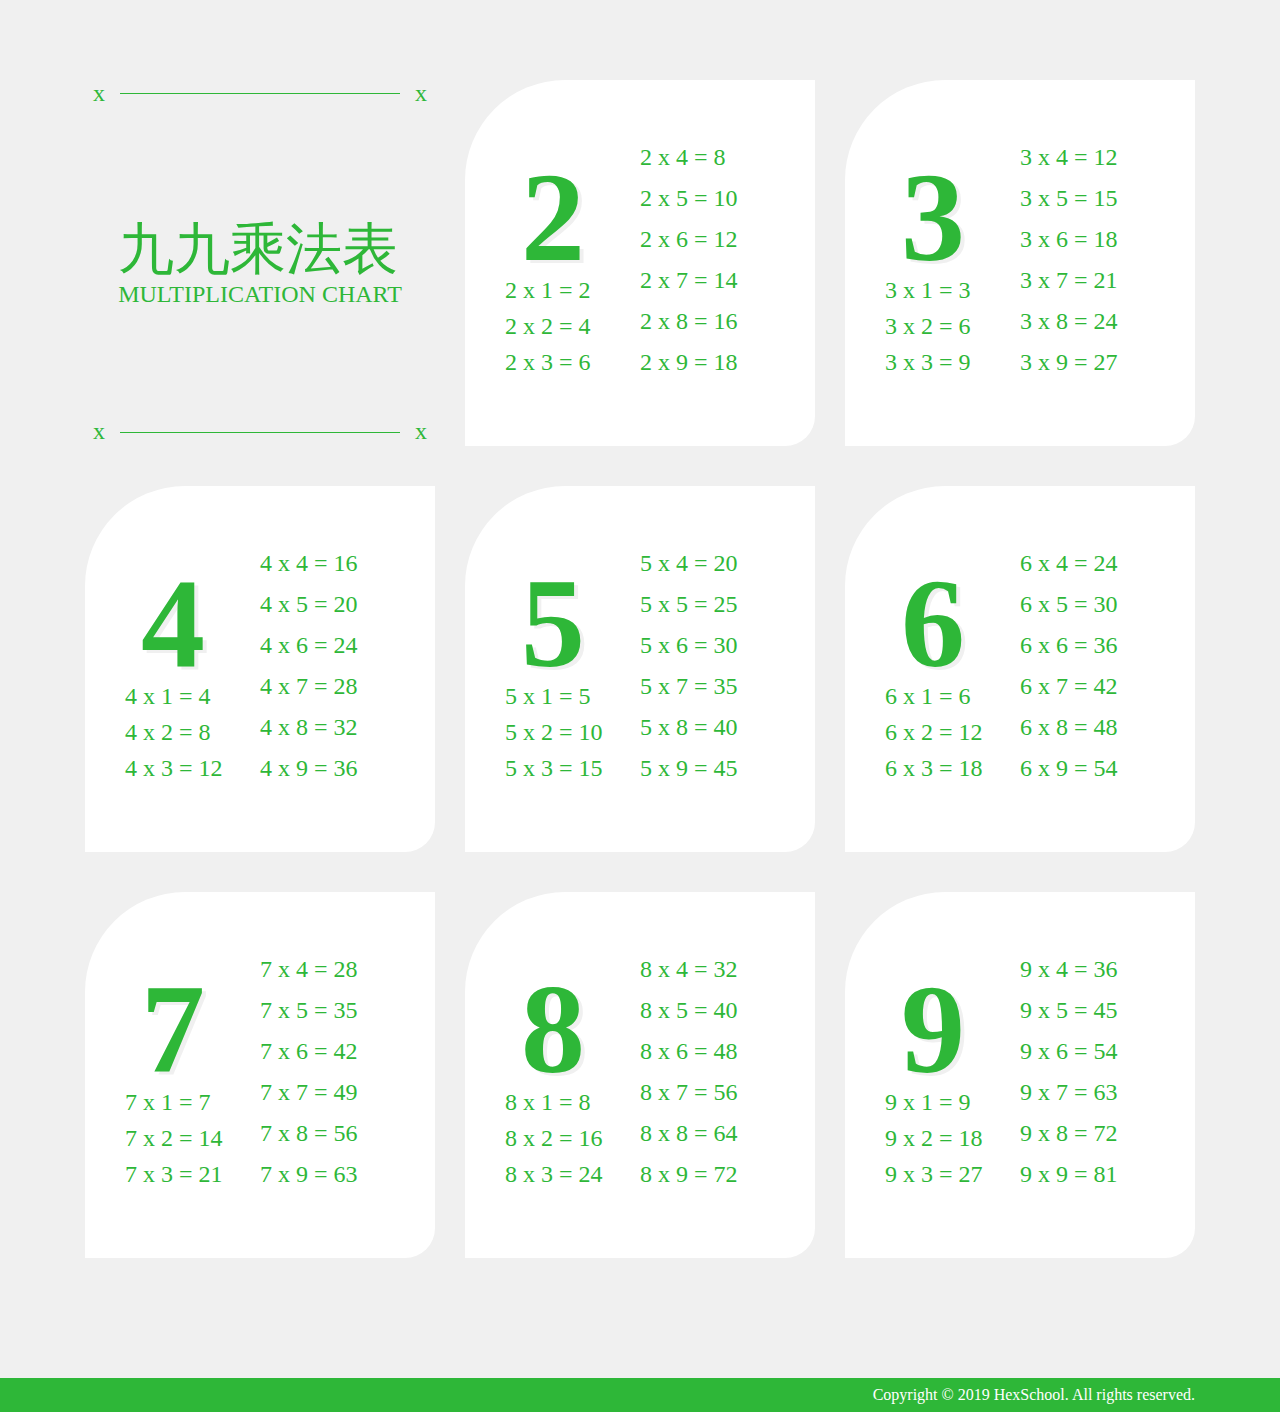
<file: 1F-9x9/index.html>
<html>
    <head>
        <title>1F - 99乘法表</title>
        <meta charset="utf-8" />
        <link rel="stylesheet" href="styles/normalize.css">
        <link rel="stylesheet" href="styles/style.css">
        <script src="index.js"></script>

    </head>
    <body>
        <div class="content" id="content">
            <div class="title">
                <div class="edge">
                    <div>x</div>
                    <div class="line"></div>
                    <div>x</div>
                </div>
                <div>
                    <h1>九九乘法表</h1>
                    <h2>MULTIPLICATION CHART</h2>
                </div>
                <div class="edge">
                    <div>x</div>
                    <div class="line"></div>
                    <div>x</div>
                </div>
            </div>
            <!-- 用 js 新增內容 -->
        </div>
        <footer>
            Copyright © 2019 HexSchool. All rights reserved.
        </footer>
    </body>
</html>
</file>
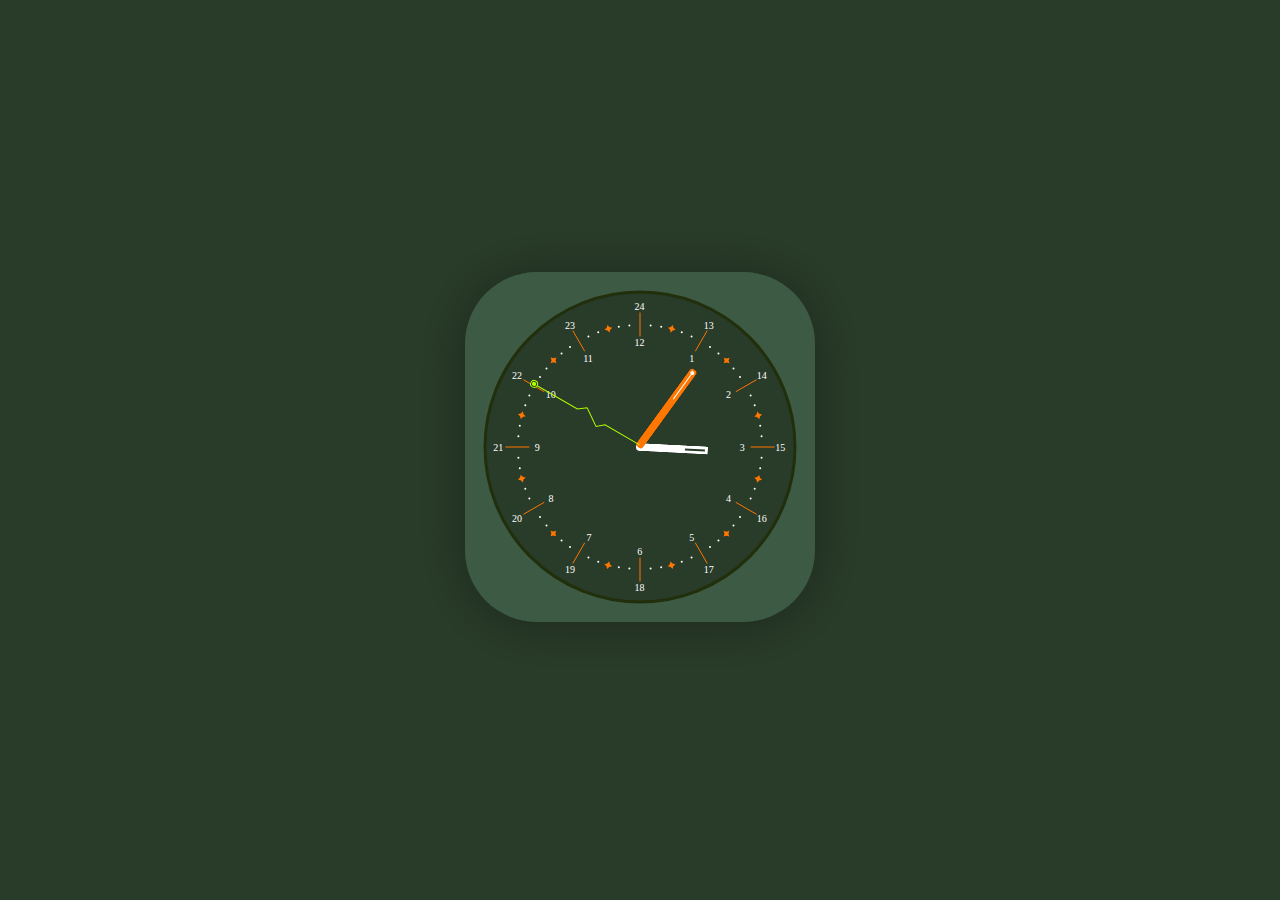
<file: 2F-clock/index.html>
<html>
    <head>
        <title>JS地下城-2F</title>
        <link rel="stylesheet" href="styles/normalize.css" />
        <link rel="stylesheet" href="styles/style.css" />
    </head>
    <body>
        <section class="clock">
            <img class="clock__item" id="background" src="img/clock-bg.svg" alt="background" />
            <img class="clock__item" id="hour" src="img/hour-hand.svg" alt="hour-hand" />
            <img class="clock__item" id="minute" src="img/minute-hand.svg" alt="minute-hand" />
            <img class="clock__item" id="second" src="img/second-hand.svg" alt="second-hand" />

            <script src="script.js"></script>
        </section>
    </body>
</html>
</file>
<file: 1F-9x9/styles/style.css>
body {
    font-family:'Helvetica Neue' 'PingFang TC';
    font-weight: 400;
}

* {
    box-sizing: border-box;
}

.content {
    width: 1280px;
    background-color: #f0f0f0;
    padding: 80px 85px;
    margin: 0 auto;
    display:flex;
    flex-wrap:wrap;
    justify-content: space-between;
}

.title {
    width: 350px;
    height: 366px;
    display: flex;
    flex-direction: column;
    justify-content: space-between;
    align-items: center;
    color: #2eb738;
}

.edge {
    display: flex;
    font-size: 24px;
    align-items: center;
    justify-content: space-between;
}

.line {
    width:280px;
    border-top: 1px solid #2eb738;
    margin-right: 15px;
    margin-left: 15px;
}

.box {
    width: 350px;
    height: 366px;
    background-color: #fff;
    border-radius: 100px 0 30px 0;
    margin-bottom: 40px;
    display: flex;
    flex-wrap: wrap;
    flex-direction: column;
    padding: 64px 40px;
    color: #2eb738;
    justify-content: space-between;
}

.box h3 {
    font-size: 128px;
    margin: 0;
    width: 71px;
    height: 130px;
    margin-left: 16px;
    text-shadow: 4px 3px 0px #f0f0f0;
}

.box p {
    margin: 0;
    font-size: 24px;
    width: 118px;
    height: 33px;
}

h1 {
    font-size: 56px;
    margin: 0;
    font-weight: 500;
}

h2 {
    font-size: 24px;
    margin: 0;
    font-weight: 300;
    text-align: center;
}

footer {
    background-color: #2EB738;
    color: white;
    width: 1280px;
    margin: 0 auto;
    padding: 8 85px;
    text-align: right;
    font-size: 16px;
}
</file>
<file: 2F-clock/styles/style.css>
.clock {
    position: relative;
    background-color: #293B29;
    width: 100%;
    height: 100%;
}

.clock__item {
    position: absolute;
}

img {
    display: inline-block;
}

#background {
    top: calc(50% - 250px);
    left: calc(50% - 250px);
}

#hour {
    top: calc(50% - 7px);
    left: calc(50% - 4px);
    transform-origin: 3px 50%;
}

#minute {
    top: calc(50% - 8px);
    left: calc(50% - 4px);
    transform-origin: 50% 3px;
}

#second {
    top: calc(50% - 5px);
    left: calc(50% - 7px);
    transform-origin: 50% 0px;
}
</file>
